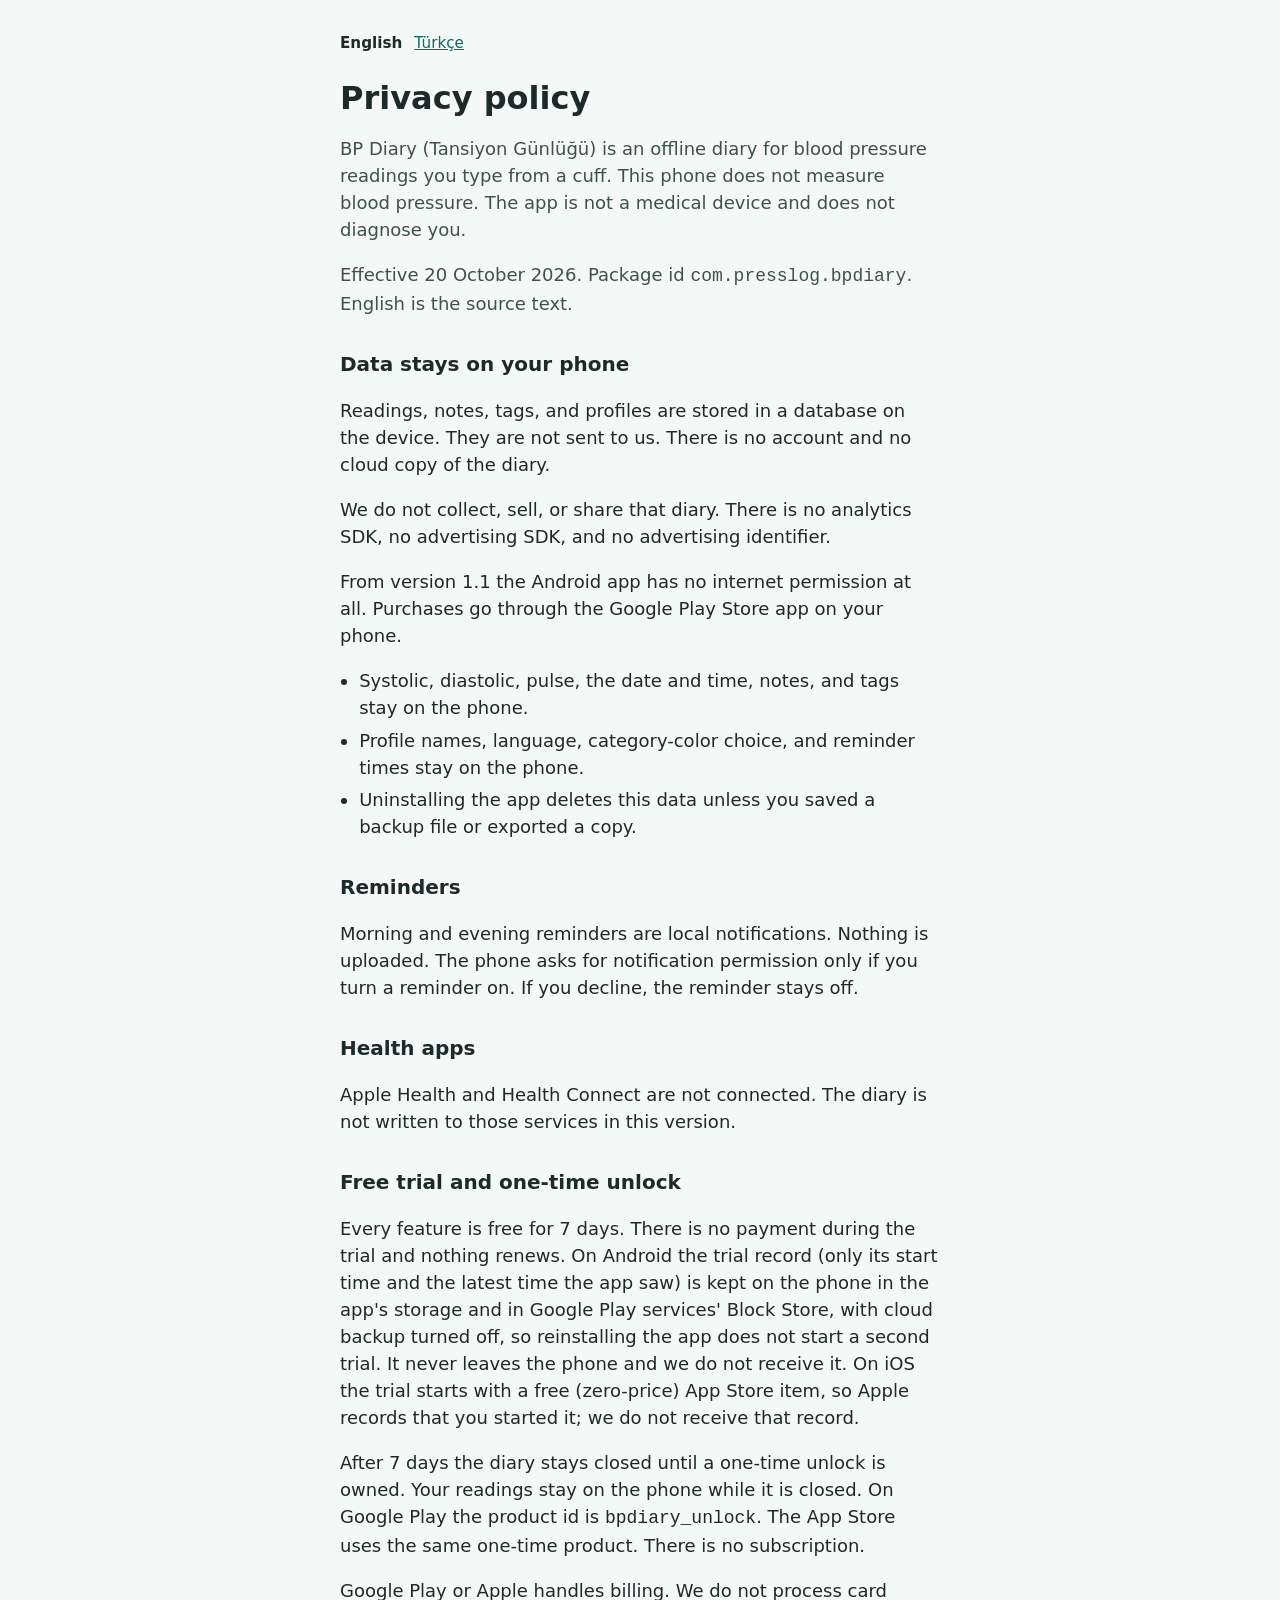
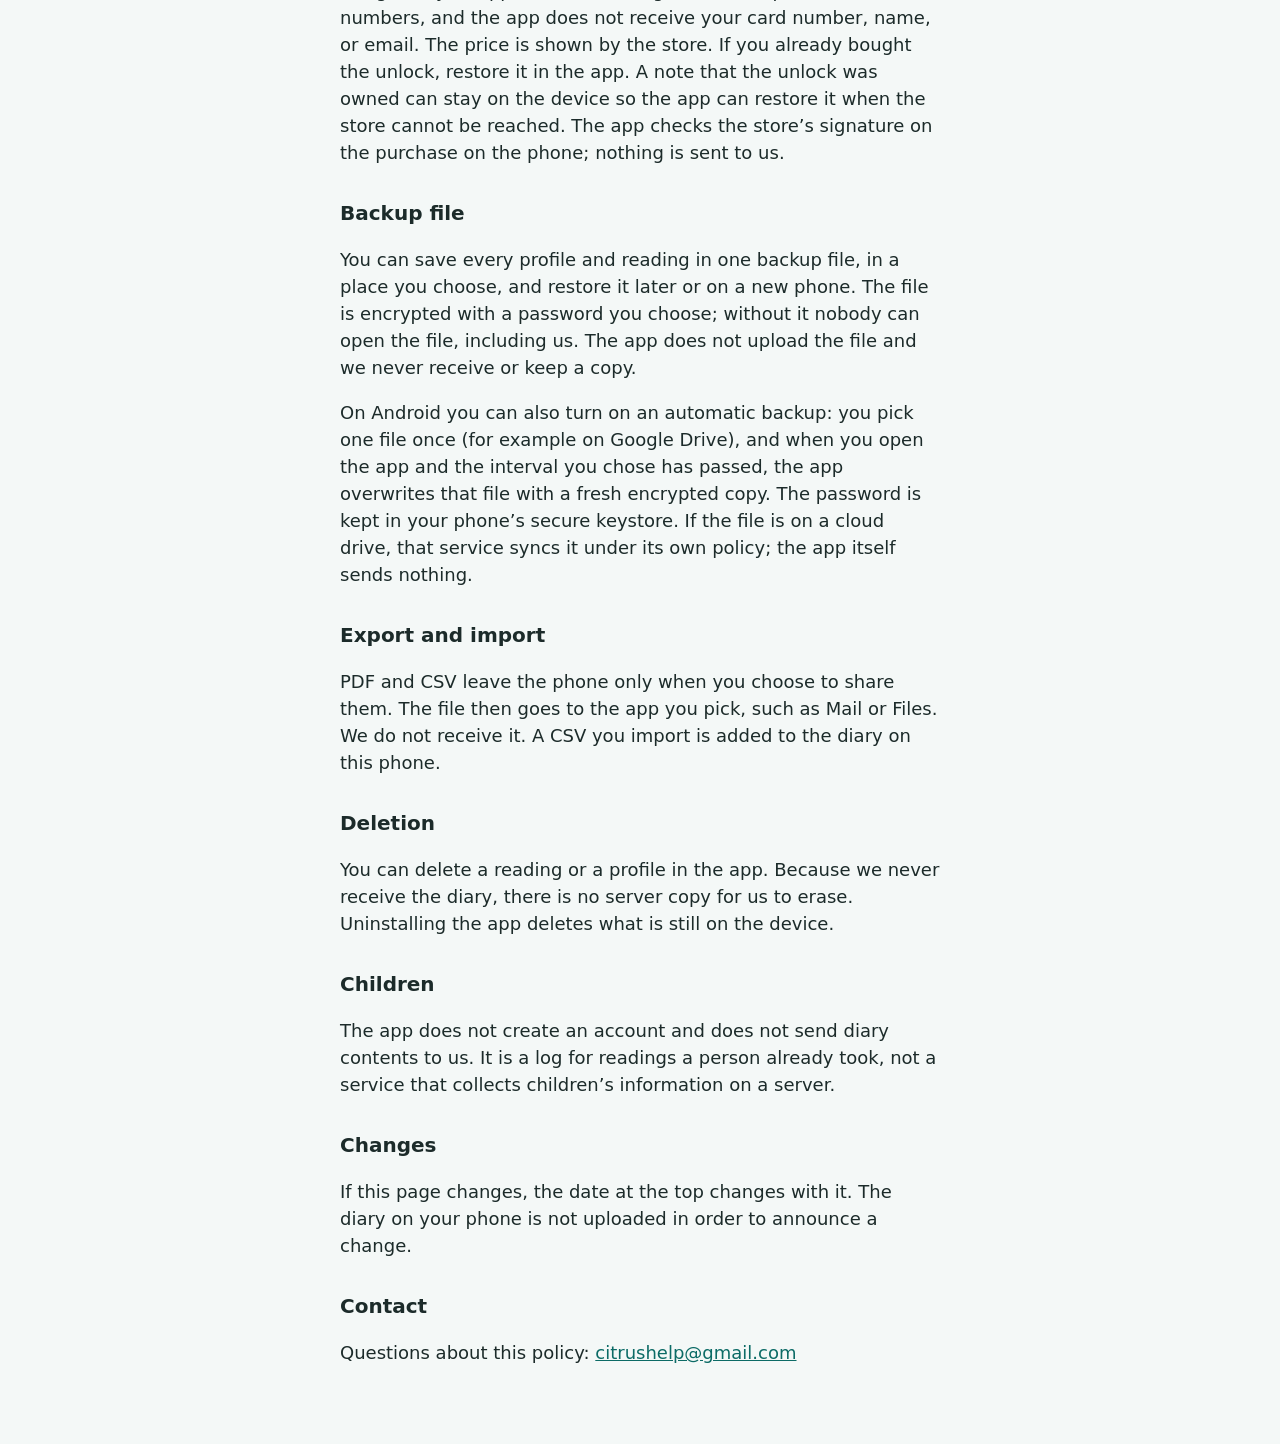
<file: index.html>
<!DOCTYPE html>
<html lang="en">
<head>
  <meta charset="utf-8">
  <meta name="viewport" content="width=device-width, initial-scale=1">
  <title>Privacy policy — BP Diary</title>
  <meta name="description" content="BP Diary stores blood pressure readings on your phone. There is no account, no ads, and no analytics.">
  <link rel="stylesheet" href="style.css">
  <link rel="alternate" hreflang="tr" href="tr.html">
</head>
<body>
  <main>
    <nav>
      <a href="index.html" hreflang="en" aria-current="page">English</a>
      <a href="tr.html" hreflang="tr">Türkçe</a>
    </nav>
    <h1>Privacy policy</h1>
    <p class="lede">BP Diary (Tansiyon Günlüğü) is an offline diary for blood pressure readings you type from a cuff. This phone does not measure blood pressure. The app is not a medical device and does not diagnose you.</p>
    <p class="meta">Effective 20 October 2026. Package id <code>com.presslog.bpdiary</code>. English is the source text.</p>

    <h2>Data stays on your phone</h2>
    <p>Readings, notes, tags, and profiles are stored in a database on the device. They are not sent to us. There is no account and no cloud copy of the diary.</p>
    <p>We do not collect, sell, or share that diary. There is no analytics SDK, no advertising SDK, and no advertising identifier.</p>
    <p>From version 1.1 the Android app has no internet permission at all. Purchases go through the Google Play Store app on your phone.</p>
    <ul>
      <li>Systolic, diastolic, pulse, the date and time, notes, and tags stay on the phone.</li>
      <li>Profile names, language, category-color choice, and reminder times stay on the phone.</li>
      <li>Uninstalling the app deletes this data unless you saved a backup file or exported a copy.</li>
    </ul>

    <h2>Reminders</h2>
    <p>Morning and evening reminders are local notifications. Nothing is uploaded. The phone asks for notification permission only if you turn a reminder on. If you decline, the reminder stays off.</p>

    <h2>Health apps</h2>
    <p>Apple Health and Health Connect are not connected. The diary is not written to those services in this version.</p>

    <h2>Free trial and one-time unlock</h2>
    <p>Every feature is free for 7 days. There is no payment during the trial and nothing renews. On Android the trial record (only its start time and the latest time the app saw) is kept on the phone in the app's storage and in Google Play services' Block Store, with cloud backup turned off, so reinstalling the app does not start a second trial. It never leaves the phone and we do not receive it. On iOS the trial starts with a free (zero-price) App Store item, so Apple records that you started it; we do not receive that record.</p>
    <p>After 7 days the diary stays closed until a one-time unlock is owned. Your readings stay on the phone while it is closed. On Google Play the product id is <code>bpdiary_unlock</code>. The App Store uses the same one-time product. There is no subscription.</p>
    <p>Google Play or Apple handles billing. We do not process card numbers, and the app does not receive your card number, name, or email. The price is shown by the store. If you already bought the unlock, restore it in the app. A note that the unlock was owned can stay on the device so the app can restore it when the store cannot be reached. The app checks the store’s signature on the purchase on the phone; nothing is sent to us.</p>

    <h2>Backup file</h2>
    <p>You can save every profile and reading in one backup file, in a place you choose, and restore it later or on a new phone. The file is encrypted with a password you choose; without it nobody can open the file, including us. The app does not upload the file and we never receive or keep a copy.</p>
    <p>On Android you can also turn on an automatic backup: you pick one file once (for example on Google Drive), and when you open the app and the interval you chose has passed, the app overwrites that file with a fresh encrypted copy. The password is kept in your phone’s secure keystore. If the file is on a cloud drive, that service syncs it under its own policy; the app itself sends nothing.</p>

    <h2>Export and import</h2>
    <p>PDF and CSV leave the phone only when you choose to share them. The file then goes to the app you pick, such as Mail or Files. We do not receive it. A CSV you import is added to the diary on this phone.</p>

    <h2>Deletion</h2>
    <p>You can delete a reading or a profile in the app. Because we never receive the diary, there is no server copy for us to erase. Uninstalling the app deletes what is still on the device.</p>

    <h2>Children</h2>
    <p>The app does not create an account and does not send diary contents to us. It is a log for readings a person already took, not a service that collects children’s information on a server.</p>

    <h2>Changes</h2>
    <p>If this page changes, the date at the top changes with it. The diary on your phone is not uploaded in order to announce a change.</p>

    <h2>Contact</h2>
    <p>Questions about this policy: <a href="mailto:citrushelp@gmail.com">citrushelp@gmail.com</a></p>
  </main>
</body>
</html>
</file>
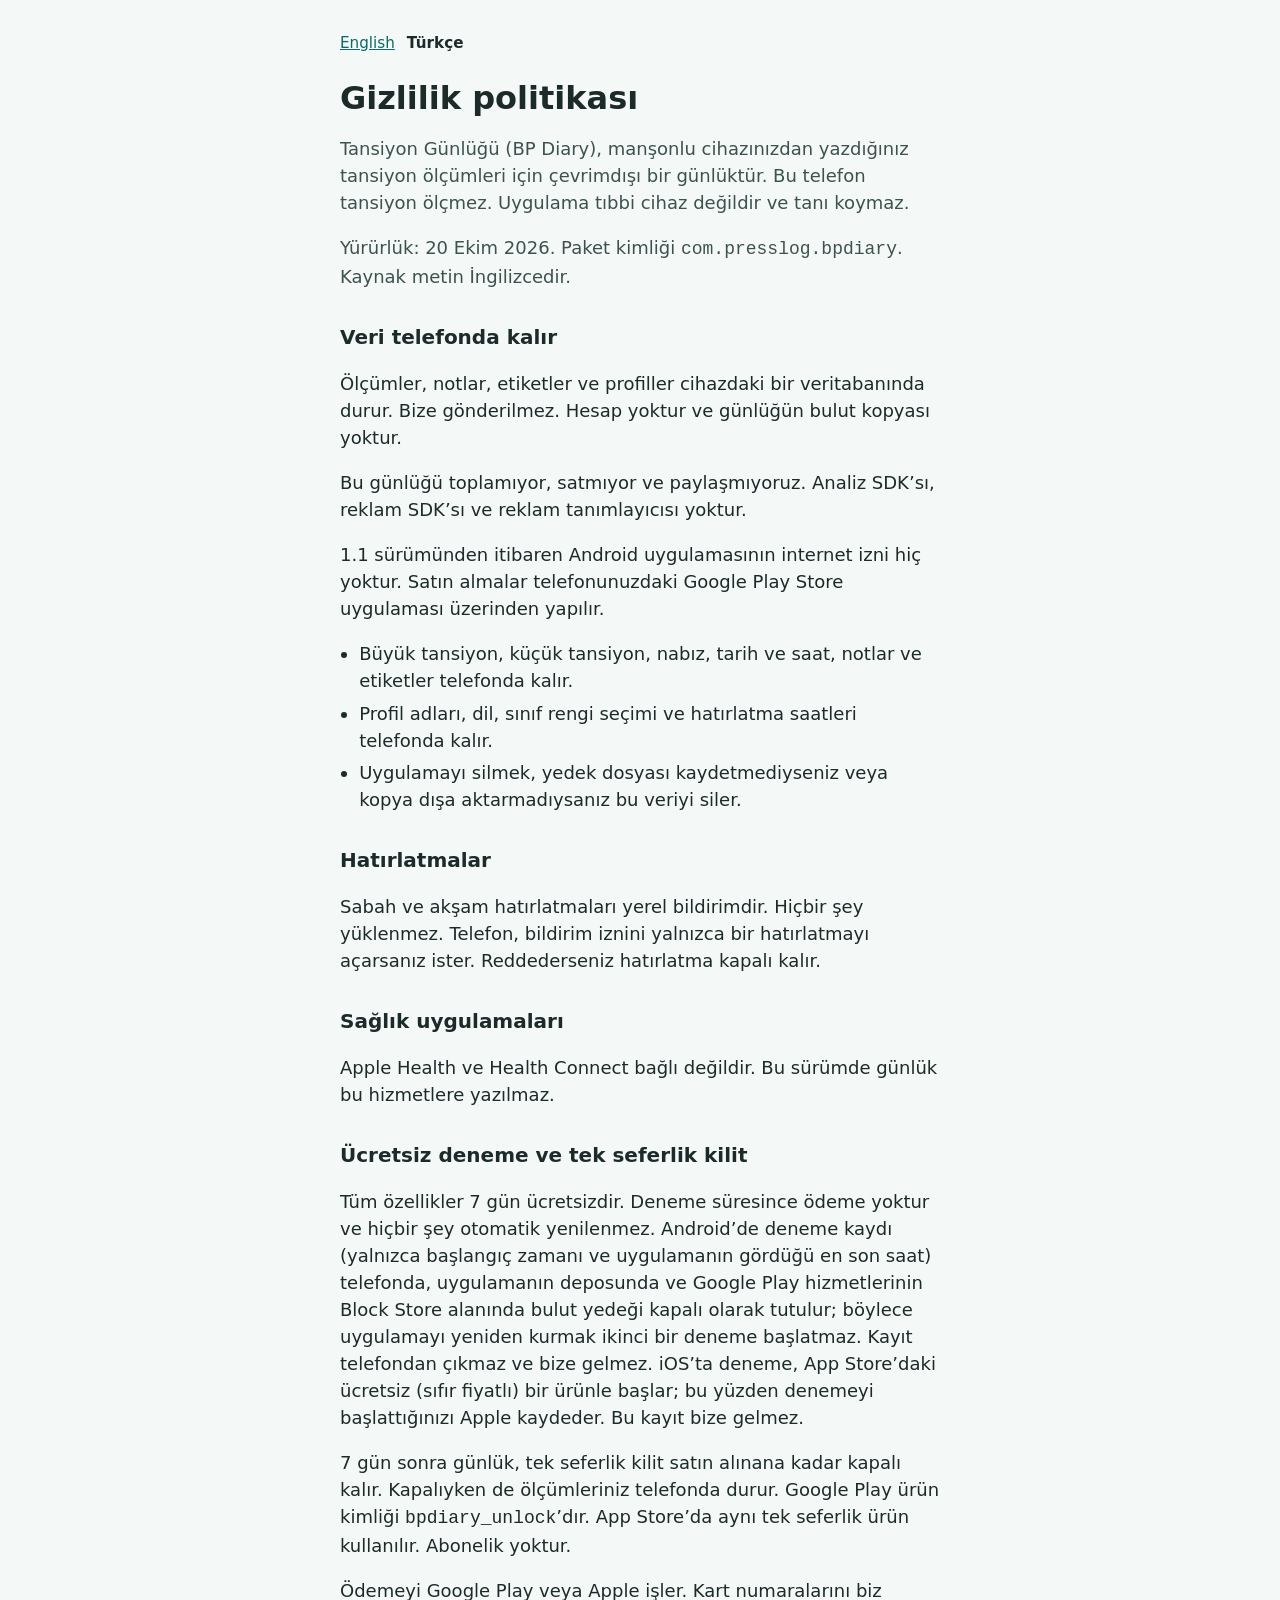
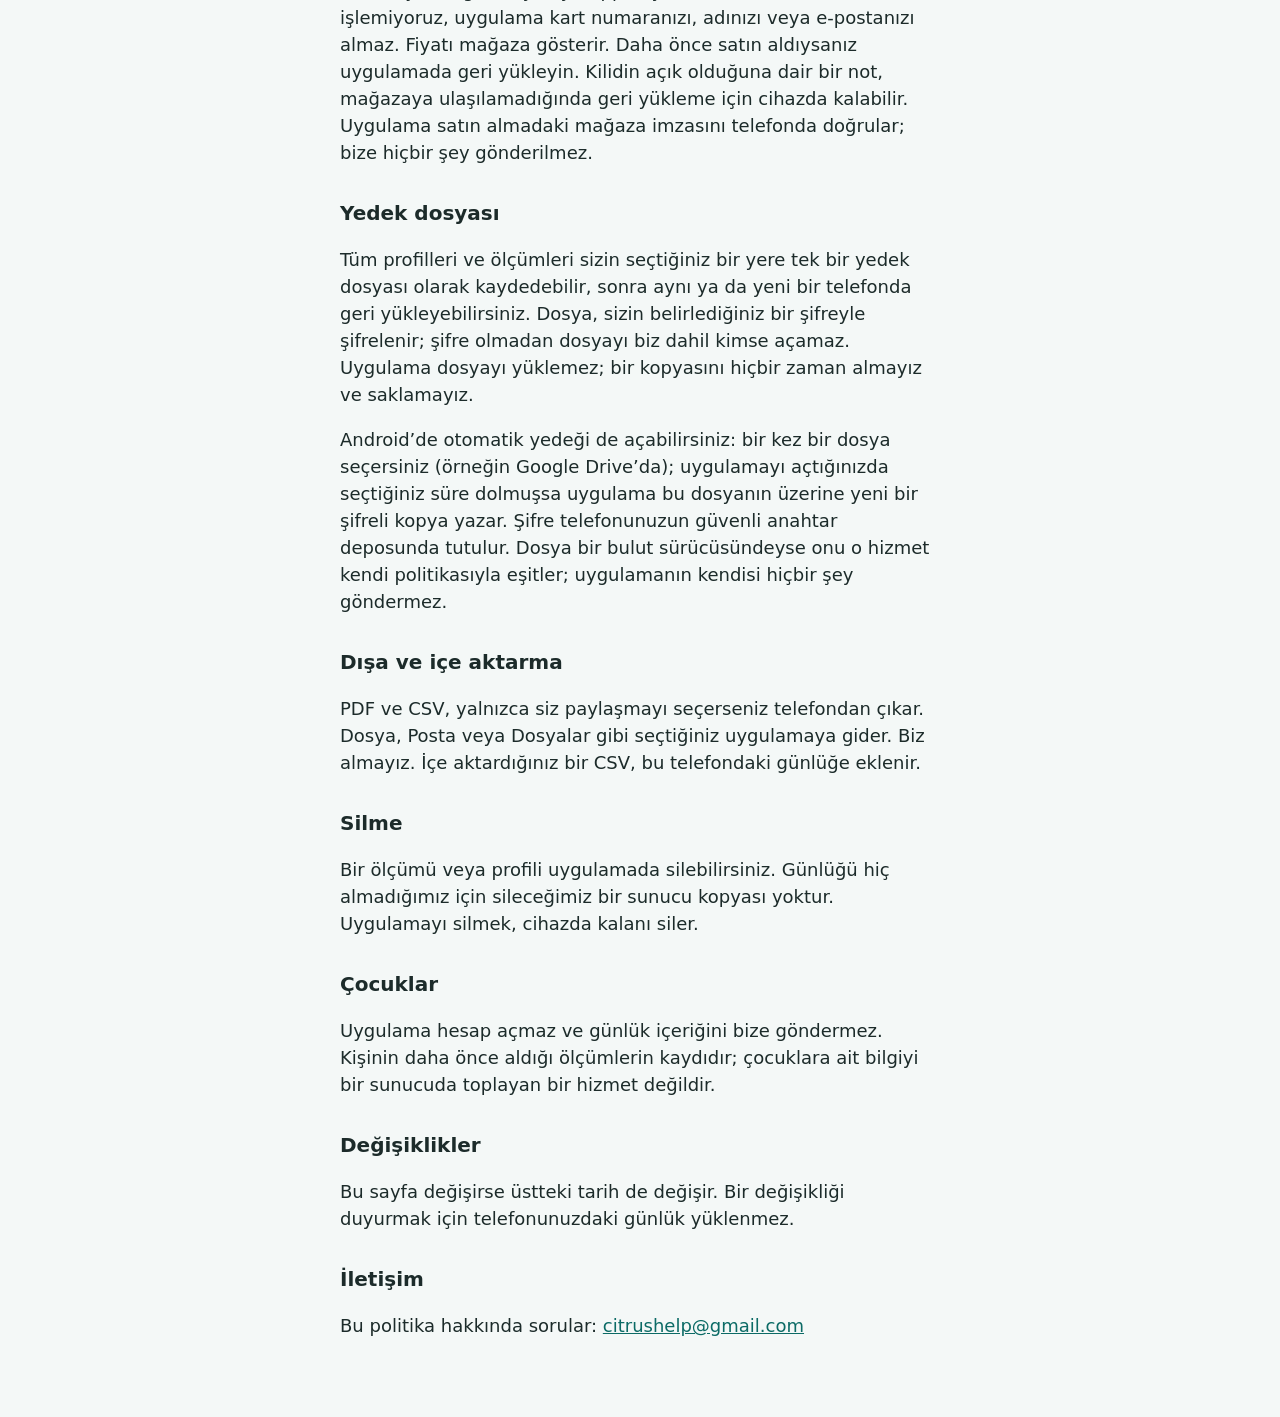
<file: tr.html>
<!DOCTYPE html>
<html lang="tr">
<head>
  <meta charset="utf-8">
  <meta name="viewport" content="width=device-width, initial-scale=1">
  <title>Gizlilik politikası — Tansiyon Günlüğü</title>
  <meta name="description" content="Tansiyon Günlüğü ölçümleri telefonda tutar. Hesap, reklam ve analiz yoktur.">
  <link rel="stylesheet" href="style.css">
  <link rel="alternate" hreflang="en" href="index.html">
</head>
<body>
  <main>
    <nav>
      <a href="index.html" hreflang="en">English</a>
      <a href="tr.html" hreflang="tr" aria-current="page">Türkçe</a>
    </nav>
    <h1>Gizlilik politikası</h1>
    <p class="lede">Tansiyon Günlüğü (BP Diary), manşonlu cihazınızdan yazdığınız tansiyon ölçümleri için çevrimdışı bir günlüktür. Bu telefon tansiyon ölçmez. Uygulama tıbbi cihaz değildir ve tanı koymaz.</p>
    <p class="meta">Yürürlük: 20 Ekim 2026. Paket kimliği <code>com.presslog.bpdiary</code>. Kaynak metin İngilizcedir.</p>

    <h2>Veri telefonda kalır</h2>
    <p>Ölçümler, notlar, etiketler ve profiller cihazdaki bir veritabanında durur. Bize gönderilmez. Hesap yoktur ve günlüğün bulut kopyası yoktur.</p>
    <p>Bu günlüğü toplamıyor, satmıyor ve paylaşmıyoruz. Analiz SDK’sı, reklam SDK’sı ve reklam tanımlayıcısı yoktur.</p>
    <p>1.1 sürümünden itibaren Android uygulamasının internet izni hiç yoktur. Satın almalar telefonunuzdaki Google Play Store uygulaması üzerinden yapılır.</p>
    <ul>
      <li>Büyük tansiyon, küçük tansiyon, nabız, tarih ve saat, notlar ve etiketler telefonda kalır.</li>
      <li>Profil adları, dil, sınıf rengi seçimi ve hatırlatma saatleri telefonda kalır.</li>
      <li>Uygulamayı silmek, yedek dosyası kaydetmediyseniz veya kopya dışa aktarmadıysanız bu veriyi siler.</li>
    </ul>

    <h2>Hatırlatmalar</h2>
    <p>Sabah ve akşam hatırlatmaları yerel bildirimdir. Hiçbir şey yüklenmez. Telefon, bildirim iznini yalnızca bir hatırlatmayı açarsanız ister. Reddederseniz hatırlatma kapalı kalır.</p>

    <h2>Sağlık uygulamaları</h2>
    <p>Apple Health ve Health Connect bağlı değildir. Bu sürümde günlük bu hizmetlere yazılmaz.</p>

    <h2>Ücretsiz deneme ve tek seferlik kilit</h2>
    <p>Tüm özellikler 7 gün ücretsizdir. Deneme süresince ödeme yoktur ve hiçbir şey otomatik yenilenmez. Android’de deneme kaydı (yalnızca başlangıç zamanı ve uygulamanın gördüğü en son saat) telefonda, uygulamanın deposunda ve Google Play hizmetlerinin Block Store alanında bulut yedeği kapalı olarak tutulur; böylece uygulamayı yeniden kurmak ikinci bir deneme başlatmaz. Kayıt telefondan çıkmaz ve bize gelmez. iOS’ta deneme, App Store’daki ücretsiz (sıfır fiyatlı) bir ürünle başlar; bu yüzden denemeyi başlattığınızı Apple kaydeder. Bu kayıt bize gelmez.</p>
    <p>7 gün sonra günlük, tek seferlik kilit satın alınana kadar kapalı kalır. Kapalıyken de ölçümleriniz telefonda durur. Google Play ürün kimliği <code>bpdiary_unlock</code>’dır. App Store’da aynı tek seferlik ürün kullanılır. Abonelik yoktur.</p>
    <p>Ödemeyi Google Play veya Apple işler. Kart numaralarını biz işlemiyoruz, uygulama kart numaranızı, adınızı veya e-postanızı almaz. Fiyatı mağaza gösterir. Daha önce satın aldıysanız uygulamada geri yükleyin. Kilidin açık olduğuna dair bir not, mağazaya ulaşılamadığında geri yükleme için cihazda kalabilir. Uygulama satın almadaki mağaza imzasını telefonda doğrular; bize hiçbir şey gönderilmez.</p>

    <h2>Yedek dosyası</h2>
    <p>Tüm profilleri ve ölçümleri sizin seçtiğiniz bir yere tek bir yedek dosyası olarak kaydedebilir, sonra aynı ya da yeni bir telefonda geri yükleyebilirsiniz. Dosya, sizin belirlediğiniz bir şifreyle şifrelenir; şifre olmadan dosyayı biz dahil kimse açamaz. Uygulama dosyayı yüklemez; bir kopyasını hiçbir zaman almayız ve saklamayız.</p>
    <p>Android’de otomatik yedeği de açabilirsiniz: bir kez bir dosya seçersiniz (örneğin Google Drive’da); uygulamayı açtığınızda seçtiğiniz süre dolmuşsa uygulama bu dosyanın üzerine yeni bir şifreli kopya yazar. Şifre telefonunuzun güvenli anahtar deposunda tutulur. Dosya bir bulut sürücüsündeyse onu o hizmet kendi politikasıyla eşitler; uygulamanın kendisi hiçbir şey göndermez.</p>

    <h2>Dışa ve içe aktarma</h2>
    <p>PDF ve CSV, yalnızca siz paylaşmayı seçerseniz telefondan çıkar. Dosya, Posta veya Dosyalar gibi seçtiğiniz uygulamaya gider. Biz almayız. İçe aktardığınız bir CSV, bu telefondaki günlüğe eklenir.</p>

    <h2>Silme</h2>
    <p>Bir ölçümü veya profili uygulamada silebilirsiniz. Günlüğü hiç almadığımız için sileceğimiz bir sunucu kopyası yoktur. Uygulamayı silmek, cihazda kalanı siler.</p>

    <h2>Çocuklar</h2>
    <p>Uygulama hesap açmaz ve günlük içeriğini bize göndermez. Kişinin daha önce aldığı ölçümlerin kaydıdır; çocuklara ait bilgiyi bir sunucuda toplayan bir hizmet değildir.</p>

    <h2>Değişiklikler</h2>
    <p>Bu sayfa değişirse üstteki tarih de değişir. Bir değişikliği duyurmak için telefonunuzdaki günlük yüklenmez.</p>

    <h2>İletişim</h2>
    <p>Bu politika hakkında sorular: <a href="mailto:citrushelp@gmail.com">citrushelp@gmail.com</a></p>
  </main>
</body>
</html>
</file>
<file: style.css>
:root {
  color-scheme: light;
  --ink: #1c2b2a;
  --muted: #3d524f;
  --line: #d5e4e1;
  --paper: #f4f8f7;
  --accent: #0c6b66;
}

* { box-sizing: border-box; }

body {
  margin: 0;
  background: var(--paper);
  color: var(--ink);
  font: 18px/1.5 "Segoe UI", system-ui, sans-serif;
}

main {
  max-width: 40rem;
  margin: 0 auto;
  padding: 2rem 1.25rem 4rem;
}

nav {
  display: flex;
  gap: 0.75rem;
  margin-bottom: 1.5rem;
  font-size: 0.95rem;
}

nav a[aria-current="page"] {
  color: var(--ink);
  font-weight: 700;
  text-decoration: none;
}

h1 {
  font-size: 2rem;
  line-height: 1.2;
  margin: 0 0 0.5rem;
}

h2 {
  font-size: 1.25rem;
  margin: 2rem 0 0.5rem;
}

p, li { color: var(--ink); }

.lede, .meta { color: var(--muted); }

a { color: var(--accent); }

ul { padding-left: 1.2rem; }

li + li { margin-top: 0.35rem }
</file>
